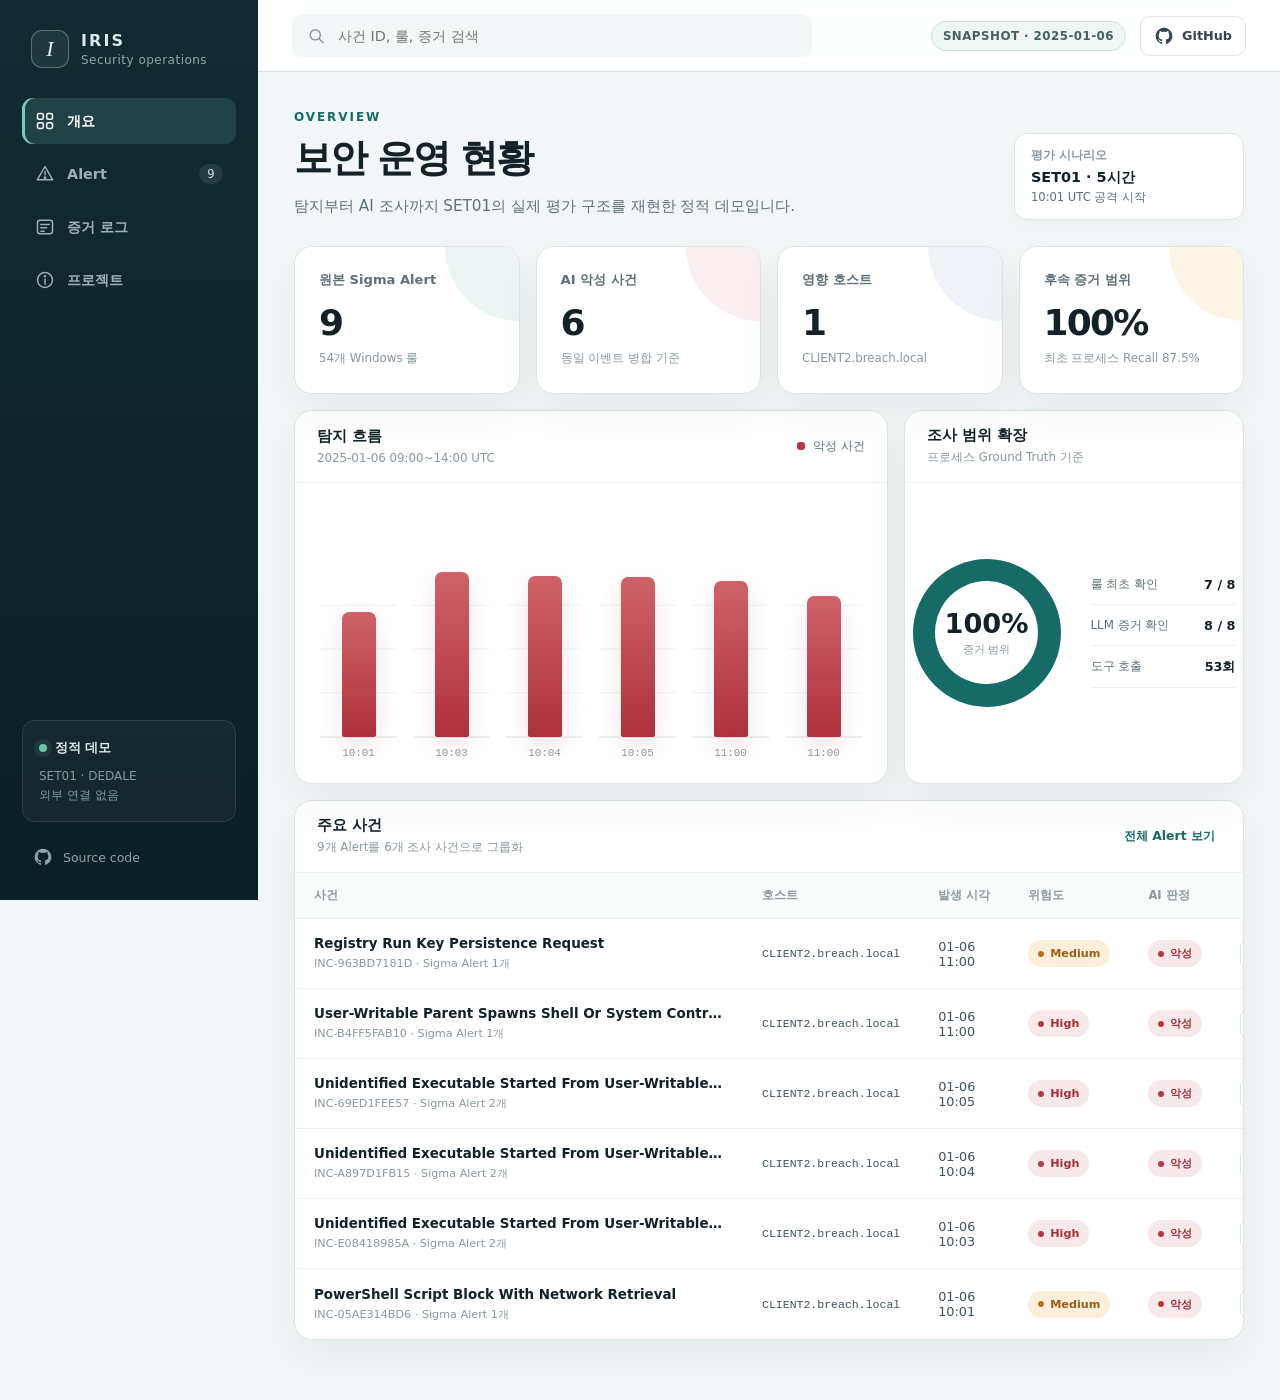
<file: index.html>
<!doctype html>
<html lang="ko">
<head>
  <meta charset="utf-8">
  <meta name="viewport" content="width=device-width, initial-scale=1">
  <meta name="description" content="IRIS Windows Sigma 탐지와 Local LLM 조사 정적 데모">
  <meta name="theme-color" content="#102c30">
  <link rel="icon" type="image/png" href="assets/iris-logo.png">
  <title>IRIS · Security Operations Demo</title>
  <link rel="stylesheet" href="assets/style.css?v=20261127-1">
</head>
<body>
  <svg class="icon-sprite" aria-hidden="true">
    <symbol id="i-grid" viewBox="0 0 24 24"><rect x="3" y="3" width="7" height="7" rx="2"/><rect x="14" y="3" width="7" height="7" rx="2"/><rect x="3" y="14" width="7" height="7" rx="2"/><rect x="14" y="14" width="7" height="7" rx="2"/></symbol>
    <symbol id="i-alert" viewBox="0 0 24 24"><path d="M12 3 2.8 19h18.4L12 3Z"/><path d="M12 9v4"/><circle cx="12" cy="16.5" r=".8"/></symbol>
    <symbol id="i-log" viewBox="0 0 24 24"><rect x="3" y="4" width="18" height="16" rx="3"/><path d="M7 9h10M7 13h7M7 17h4"/></symbol>
    <symbol id="i-info" viewBox="0 0 24 24"><circle cx="12" cy="12" r="9"/><path d="M12 11v6"/><circle cx="12" cy="7.5" r=".7"/></symbol>
    <symbol id="i-search" viewBox="0 0 24 24"><circle cx="10.5" cy="10.5" r="6.5"/><path d="m15.5 15.5 5 5"/></symbol>
    <symbol id="i-download" viewBox="0 0 24 24"><path d="M12 3v12m0 0 5-5m-5 5-5-5"/><path d="M4 19h16"/></symbol>
    <symbol id="i-close" viewBox="0 0 24 24"><path d="m5 5 14 14M19 5 5 19"/></symbol>
    <symbol id="i-check" viewBox="0 0 24 24"><path d="m4 12 5 5L20 6"/></symbol>
    <symbol id="i-clock" viewBox="0 0 24 24"><circle cx="12" cy="12" r="9"/><path d="M12 7v6l4 2"/></symbol>
    <symbol id="i-github" viewBox="0 0 24 24"><path d="M12 2a10 10 0 0 0-3.16 19.49c.5.09.68-.22.68-.48v-1.86c-2.78.6-3.37-1.18-3.37-1.18-.45-1.16-1.11-1.47-1.11-1.47-.91-.62.07-.61.07-.61 1 .07 1.53 1.03 1.53 1.03.9 1.53 2.35 1.09 2.92.83.09-.65.35-1.09.64-1.34-2.22-.25-4.55-1.11-4.55-4.94 0-1.09.39-1.98 1.03-2.68-.1-.25-.45-1.27.1-2.64 0 0 .84-.27 2.75 1.02A9.6 9.6 0 0 1 12 6.84a9.6 9.6 0 0 1 2.5.34c1.91-1.3 2.75-1.02 2.75-1.02.55 1.37.2 2.39.1 2.64.64.7 1.03 1.59 1.03 2.68 0 3.84-2.34 4.68-4.56 4.93.36.31.68.92.68 1.85v2.75c0 .27.18.58.69.48A10 10 0 0 0 12 2Z"/></symbol>
  </svg>

  <div class="shell">
    <aside class="sidebar" id="sidebar">
      <a class="brand" href="#overview" aria-label="IRIS 홈">
        <span class="brand-mark">I</span>
        <span><strong>IRIS</strong><small>Security operations</small></span>
      </a>
      <nav class="nav" aria-label="주 메뉴">
        <button class="nav-item active" data-view="overview"><svg><use href="#i-grid"/></svg><span>개요</span></button>
        <button class="nav-item" data-view="alerts"><svg><use href="#i-alert"/></svg><span>Alert</span><em id="navAlertCount">9</em></button>
        <button class="nav-item" data-view="evidence"><svg><use href="#i-log"/></svg><span>증거 로그</span></button>
        <button class="nav-item" data-view="about"><svg><use href="#i-info"/></svg><span>프로젝트</span></button>
      </nav>
      <div class="sidebar-spacer"></div>
      <div class="demo-card"><span class="status-dot"></span><strong>정적 데모</strong><p>SET01 · DEDALE<br>외부 연결 없음</p></div>
      <a class="repo-link" href="https://github.com/Project-IRIS-Labs/IRIS"><svg><use href="#i-github"/></svg><span>Source code</span></a>
    </aside>

    <div class="workspace">
      <header class="topbar">
        <button id="menuButton" class="icon-button menu-button" type="button" aria-label="메뉴 열기"><svg><use href="#i-grid"/></svg></button>
        <div class="global-search"><svg><use href="#i-search"/></svg><input id="globalSearch" type="search" placeholder="사건 ID, 룰, 증거 검색" aria-label="전체 검색"></div>
        <div class="top-actions"><span class="snapshot-badge">SNAPSHOT · 2025-01-06</span><a class="top-github" href="https://github.com/Project-IRIS-Labs"><svg><use href="#i-github"/></svg><span>GitHub</span></a></div>
      </header>

      <main>
        <section id="overviewView" class="view active">
          <div class="page-heading">
            <div><p class="eyebrow">OVERVIEW</p><h1>보안 운영 현황</h1><p>탐지부터 AI 조사까지 SET01의 실제 평가 구조를 재현한 정적 데모입니다.</p></div>
            <div class="scope-card"><span>평가 시나리오</span><strong>SET01 · 5시간</strong><small>10:01 UTC 공격 시작</small></div>
          </div>

          <div class="metric-grid">
            <article class="metric-card primary"><span>원본 Sigma Alert</span><strong id="metricAlerts">9</strong><small>54개 Windows 룰</small></article>
            <article class="metric-card danger"><span>AI 악성 사건</span><strong id="metricIncidents">6</strong><small>동일 이벤트 병합 기준</small></article>
            <article class="metric-card calm"><span>영향 호스트</span><strong id="metricHosts">1</strong><small>CLIENT2.breach.local</small></article>
            <article class="metric-card coverage"><span>후속 증거 범위</span><strong id="metricCoverage">100%</strong><small>최초 프로세스 Recall 87.5%</small></article>
          </div>

          <div class="dashboard-grid">
            <article class="panel flow-panel">
              <div class="panel-heading"><div><span>탐지 흐름</span><small>2025-01-06 09:00~14:00 UTC</small></div><div class="legend"><i></i>악성 사건</div></div>
              <div id="flowChart" class="flow-chart"></div>
            </article>
            <article class="panel score-panel">
              <div class="panel-heading"><div><span>조사 범위 확장</span><small>프로세스 Ground Truth 기준</small></div></div>
              <div class="score-body"><div class="ring" id="coverageRing"><span><strong>100%</strong><small>증거 범위</small></span></div><div class="score-list"><p><span>룰 최초 확인</span><strong>7 / 8</strong></p><p><span>LLM 증거 확인</span><strong>8 / 8</strong></p><p><span>도구 호출</span><strong>53회</strong></p></div></div>
            </article>
          </div>

          <article class="panel recent-panel">
            <div class="panel-heading"><div><span>주요 사건</span><small>9개 Alert를 6개 조사 사건으로 그룹화</small></div><button class="text-button" data-view="alerts">전체 Alert 보기</button></div>
            <div class="table-wrap"><table><thead><tr><th>사건</th><th>호스트</th><th>발생 시각</th><th>위험도</th><th>AI 판정</th><th></th></tr></thead><tbody id="recentTable"></tbody></table></div>
          </article>
        </section>

        <section id="alertsView" class="view">
          <div class="page-heading compact"><div><p class="eyebrow">ALERTS</p><h1>조사 사건</h1><p>Sigma Alert와 AI 조사 결과를 사건 단위로 확인합니다.</p></div><div class="list-count"><strong id="incidentCount">6</strong><span>사건 · Alert 9개</span></div></div>
          <div class="filter-bar"><div class="filter-search"><svg><use href="#i-search"/></svg><input id="alertSearch" type="search" placeholder="사건, 호스트, 룰 검색"></div><label><span>위험도</span><select id="severityFilter"><option value="all">전체</option><option value="high">High</option><option value="medium">Medium</option></select></label></div>
          <article class="panel"><div class="table-wrap"><table><thead><tr><th>위험도</th><th>사건</th><th>호스트</th><th>발생 시각</th><th>원본 Alert</th><th>AI 판정</th><th></th></tr></thead><tbody id="incidentTable"></tbody></table></div><div id="alertEmpty" class="empty-state hidden">조건에 맞는 사건이 없습니다.</div></article>
        </section>

        <section id="evidenceView" class="view">
          <div class="page-heading compact"><div><p class="eyebrow">EVIDENCE</p><h1>증거 로그</h1><p>외부 Elasticsearch 없이 사건 보고서에 포함된 비식별 타임라인을 탐색합니다.</p></div><div class="scope-card"><span>데이터 모드</span><strong>Static snapshot</strong><small>읽기 전용</small></div></div>
          <article class="panel evidence-panel"><div class="evidence-toolbar"><div class="filter-search"><svg><use href="#i-search"/></svg><input id="evidenceSearch" type="search" placeholder="Event ID, 프로세스, 설명 검색"></div><span id="evidenceCount">0개 이벤트</span></div><div id="evidenceList" class="evidence-list"></div></article>
        </section>

        <section id="aboutView" class="view">
          <div class="page-heading"><div><p class="eyebrow">PROJECT</p><h1>Sigma 이후를 조사하는 IRIS</h1><p>룰 탐지를 끝이 아닌 조사 시작점으로 사용합니다.</p></div></div>
          <div class="architecture panel"><div class="architecture-step"><span>01</span><strong>Sigma detection</strong><p>Windows 이벤트에서 조사할 단일 이벤트 Alert 생성</p></div><i></i><div class="architecture-step"><span>02</span><strong>LLM investigation</strong><p>최대 10단계 조회·분석과 프로세스 트리 확장</p></div><i></i><div class="architecture-step"><span>03</span><strong>Analyst report</strong><p>근거, 한계와 대응 방안을 구조화한 사건 보고서</p></div></div>
          <div class="project-grid"><article class="panel project-card"><span>Source</span><h2>IRIS</h2><p>탐지 엔진, 54개 Sigma 룰, Qwen 하네스와 관제 플랫폼</p><a href="https://github.com/Project-IRIS-Labs/IRIS">소스코드 보기</a></article><article class="panel project-card"><span>Benchmark</span><h2>eval-bench</h2><p>6개 평가 시나리오, Ground Truth 정책과 최종 성능 결과</p><a href="https://github.com/Project-IRIS-Labs/eval-bench">평가 자료 보기</a></article><article class="panel project-card"><span>Dataset</span><h2>DEDALE</h2><p>55대 규모의 모의 기업망에서 생성된 공개 보안 데이터셋</p><a href="https://dedale.inria.fr/download.html">공식 데이터셋</a></article></div>
          <article class="interpretation panel"><h2>결과 해석</h2><p>IRIS의 LLM은 Sigma가 놓친 행위를 독립적으로 새 Alert로 만들지 않습니다. 최초 프로세스 Recall은 87.5%이며, 조사 과정에서 부모·자식 프로세스 증거 범위를 100%까지 확장했습니다.</p></article>
        </section>
      </main>
    </div>
  </div>

  <div id="drawerBackdrop" class="drawer-backdrop hidden"></div>
  <aside id="incidentDrawer" class="drawer hidden" aria-hidden="true">
    <header class="drawer-header">
      <div><p id="drawerId" class="eyebrow"></p><h2 id="drawerTitle"></h2></div>
      <div class="drawer-header-actions">
        <button id="downloadReport" class="download-button" type="button"><svg><use href="#i-download"/></svg>HTML 보고서 내보내기</button>
        <button id="drawerClose" class="icon-button" type="button" aria-label="닫기"><svg><use href="#i-close"/></svg></button>
      </div>
    </header>
    <div id="drawerContent" class="drawer-content"></div>
  </aside>

  <div id="toast" class="toast hidden" role="status"></div>
  <script src="assets/app.js?v=20261127-1" defer></script>
</body>
</html>
</file>
<file: assets/style.css>
:root {
  color-scheme: light;
  --ink: #142127;
  --muted: #607078;
  --subtle: #8a989e;
  --paper: #f3f6f6;
  --panel: #ffffff;
  --line: #dce4e5;
  --line-strong: #c8d3d5;
  --teal: #176b66;
  --teal-dark: #0f4847;
  --teal-soft: #e4f1ef;
  --red: #b33a44;
  --red-soft: #f7e8ea;
  --amber: #b86f20;
  --amber-soft: #fbefdc;
  --blue: #436fa6;
  --blue-soft: #e8eef6;
  --shadow: 0 16px 45px rgba(21, 43, 51, .06);
  --radius: 18px;
}

* { box-sizing: border-box; }
html { scroll-behavior: smooth; }
body { margin: 0; color: var(--ink); background: var(--paper); font-family: Inter, Pretendard, "Noto Sans KR", system-ui, -apple-system, BlinkMacSystemFont, "Segoe UI", sans-serif; font-size: 16px; }
button, input, select { font: inherit; }
button, a { -webkit-tap-highlight-color: transparent; }
button { cursor: pointer; }
a { color: inherit; text-decoration: none; }
svg { width: 20px; height: 20px; fill: none; stroke: currentColor; stroke-width: 1.8; stroke-linecap: round; stroke-linejoin: round; }
.icon-sprite { position: absolute; width: 0; height: 0; overflow: hidden; }
.hidden { display: none !important; }

.shell { min-height: 100vh; }
.sidebar { position: fixed; inset: 0 auto 0 0; z-index: 30; display: flex; width: 258px; padding: 30px 22px 22px; flex-direction: column; color: #dce8e7; background: linear-gradient(180deg, #102c30 0%, #0b2024 100%); }
.brand { display: flex; align-items: center; gap: 12px; padding: 0 9px 30px; }
.brand-mark { display: grid; width: 38px; height: 38px; place-items: center; color: #dff1ee; border: 1px solid rgba(196, 229, 224, .35); border-radius: 11px; font-family: Georgia, serif; font-size: 22px; font-style: italic; background: rgba(255, 255, 255, .06); }
.brand strong, .brand small { display: block; }
.brand strong { font-size: 1rem; letter-spacing: .13em; }
.brand small { margin-top: 3px; color: #8fa9aa; font-size: .75rem; letter-spacing: .04em; }
.nav { display: grid; gap: 7px; }
.nav-item { display: flex; min-height: 46px; padding: 0 13px; align-items: center; gap: 12px; color: #9db0b2; border: 0; border-radius: 11px; background: transparent; text-align: left; transition: .18s ease; }
.nav-item:hover { color: #edf6f4; background: rgba(255, 255, 255, .055); }
.nav-item.active { color: #fff; background: rgba(120, 194, 183, .16); box-shadow: inset 3px 0 #80c4ba; }
.nav-item span { flex: 1; font-size: .9rem; font-weight: 700; }
.nav-item em { min-width: 24px; padding: 3px 7px; color: #cce3df; border-radius: 999px; background: rgba(255, 255, 255, .09); font-size: .72rem; font-style: normal; text-align: center; }
.sidebar-spacer { flex: 1; }
.demo-card { margin: 18px 0 14px; padding: 16px; border: 1px solid rgba(164, 204, 198, .14); border-radius: 13px; background: rgba(255, 255, 255, .035); }
.demo-card .status-dot { display: inline-block; width: 8px; height: 8px; margin-right: 8px; border-radius: 50%; background: #6fc1a5; box-shadow: 0 0 0 5px rgba(111, 193, 165, .1); }
.demo-card strong { color: #dce9e7; font-size: .8rem; }
.demo-card p { margin: 10px 0 0; color: #839c9e; font-size: .75rem; line-height: 1.6; }
.repo-link { display: flex; min-height: 42px; padding: 0 11px; align-items: center; gap: 10px; color: #8ea5a7; border-radius: 9px; font-size: .78rem; }
.repo-link:hover { color: #fff; background: rgba(255, 255, 255, .05); }
.repo-link svg, .top-github svg { fill: currentColor; stroke: none; }

.workspace { min-width: 0; margin-left: 258px; }
.topbar { position: sticky; top: 0; z-index: 20; display: flex; min-height: 72px; padding: 0 34px; align-items: center; gap: 22px; border-bottom: 1px solid rgba(210, 222, 224, .85); background: rgba(255, 255, 255, .91); backdrop-filter: blur(18px); }
.menu-button { display: none !important; }
.icon-button { display: grid; width: 40px; height: 40px; place-items: center; color: #61727a; border: 1px solid var(--line); border-radius: 11px; background: white; }
.global-search { display: flex; width: min(520px, 45vw); min-height: 43px; padding: 0 14px; align-items: center; gap: 10px; color: var(--subtle); border: 1px solid transparent; border-radius: 11px; background: #f3f6f6; }
.global-search:focus-within { border-color: #9bc4bf; background: white; box-shadow: 0 0 0 4px rgba(23, 107, 102, .07); }
.global-search input { width: 100%; color: var(--ink); border: 0; outline: 0; background: transparent; font-size: .9rem; }
.top-actions { display: flex; margin-left: auto; align-items: center; gap: 14px; }
.snapshot-badge { padding: 7px 11px; color: #46615f; border: 1px solid #cddfdd; border-radius: 999px; background: #eff7f5; font-size: .74rem; font-weight: 800; letter-spacing: .04em; }
.top-github { display: flex; min-height: 40px; padding: 0 13px; align-items: center; gap: 8px; color: #34464d; border: 1px solid var(--line); border-radius: 10px; font-size: .8rem; font-weight: 700; background: white; }

main { padding: 38px 36px 60px; }
.view { display: none; width: min(1520px, 100%); margin: 0 auto; }
.view.active { display: block; animation: view-in .28s ease both; }
@keyframes view-in { from { opacity: 0; transform: translateY(5px); } to { opacity: 1; transform: translateY(0); } }
.page-heading { display: flex; margin-bottom: 26px; align-items: flex-end; justify-content: space-between; gap: 30px; }
.page-heading.compact { align-items: center; }
.eyebrow { margin: 0 0 9px; color: var(--teal); font-size: .75rem; font-weight: 850; letter-spacing: .16em; }
.page-heading h1 { margin: 0; font-size: clamp(2rem, 3vw, 2.65rem); letter-spacing: -.055em; }
.page-heading > div:first-child > p:last-child { margin: 10px 0 0; color: var(--muted); font-size: .95rem; line-height: 1.7; }
.scope-card { min-width: 230px; padding: 14px 16px; border: 1px solid var(--line); border-radius: 13px; background: white; box-shadow: 0 7px 20px rgba(28, 48, 56, .03); }
.scope-card span, .scope-card strong, .scope-card small { display: block; }
.scope-card span { color: var(--subtle); font-size: .72rem; font-weight: 750; }
.scope-card strong { margin: 5px 0 3px; font-size: .9rem; }
.scope-card small { color: var(--muted); font-size: .72rem; }

.metric-grid { display: grid; grid-template-columns: repeat(4, 1fr); gap: 16px; }
.metric-card { position: relative; overflow: hidden; min-height: 148px; padding: 24px; border: 1px solid var(--line); border-radius: var(--radius); background: white; box-shadow: var(--shadow); }
.metric-card::after { content: ""; position: absolute; top: 0; right: 0; width: 74px; height: 74px; border-radius: 0 0 0 74px; opacity: .7; }
.metric-card.primary::after { background: var(--teal-soft); }
.metric-card.danger::after { background: var(--red-soft); }
.metric-card.calm::after { background: var(--blue-soft); }
.metric-card.coverage::after { background: var(--amber-soft); }
.metric-card span, .metric-card strong, .metric-card small { display: block; }
.metric-card span { color: var(--muted); font-size: .82rem; font-weight: 750; }
.metric-card strong { margin: 13px 0 8px; font-size: 2.25rem; letter-spacing: -.05em; }
.metric-card small { color: var(--subtle); font-size: .74rem; }

.dashboard-grid { display: grid; grid-template-columns: minmax(0, 1.45fr) minmax(340px, .7fr); gap: 16px; margin-top: 16px; }
.panel { border: 1px solid var(--line); border-radius: var(--radius); background: white; box-shadow: var(--shadow); }
.panel-heading { display: flex; min-height: 72px; padding: 0 22px; align-items: center; justify-content: space-between; gap: 20px; border-bottom: 1px solid #edf1f2; }
.panel-heading span { display: block; font-size: .92rem; font-weight: 800; }
.panel-heading small { display: block; margin-top: 5px; color: var(--subtle); font-size: .74rem; }
.legend { display: flex; align-items: center; gap: 8px; color: var(--muted); font-size: .75rem; }
.legend i { width: 8px; height: 8px; border-radius: 3px; background: var(--red); }
.flow-chart { display: flex; min-height: 300px; padding: 30px 25px 24px; align-items: flex-end; gap: 16px; }
.flow-column { display: flex; height: 225px; min-width: 60px; padding: 0; flex: 1; flex-direction: column; align-items: center; justify-content: flex-end; gap: 9px; color: inherit; border: 0; background: transparent; }
.flow-column:hover .flow-bar { filter: brightness(.92); transform: translateY(-2px); }
.flow-bar-wrap { display: flex; width: 100%; height: 176px; align-items: flex-end; justify-content: center; border-bottom: 1px solid #e8edef; background-image: linear-gradient(to top, #edf1f2 1px, transparent 1px); background-size: 100% 25%; }
.flow-bar { width: min(34px, 48%); min-height: 6px; border-radius: 7px 7px 2px 2px; background: linear-gradient(180deg, #cf6269, #ad313c); box-shadow: 0 8px 20px rgba(179, 58, 68, .14); transition: .18s ease; }
.flow-time { color: var(--subtle); font-family: "Cascadia Code", Consolas, monospace; font-size: .68rem; }
.score-body { display: flex; min-height: 300px; padding: 26px; align-items: center; justify-content: center; gap: 30px; }
.ring { display: grid; width: 148px; height: 148px; flex: 0 0 auto; place-items: center; border-radius: 50%; background: conic-gradient(var(--teal) 0 100%); }
.ring::before { content: ""; grid-area: 1/1; width: 103px; height: 103px; border-radius: 50%; background: white; }
.ring span { z-index: 1; grid-area: 1/1; text-align: center; }
.ring strong, .ring small { display: block; }
.ring strong { font-size: 1.7rem; }
.ring small { margin-top: 3px; color: var(--subtle); font-size: .7rem; }
.score-list { display: grid; min-width: 145px; gap: 13px; }
.score-list p { display: flex; margin: 0; padding-bottom: 11px; justify-content: space-between; gap: 16px; border-bottom: 1px solid #edf1f2; }
.score-list span { color: var(--muted); font-size: .74rem; }
.score-list strong { font-size: .8rem; }
.recent-panel { margin-top: 16px; }
.text-button { color: var(--teal); border: 0; background: transparent; font-size: .78rem; font-weight: 800; }

.table-wrap { overflow-x: auto; }
table { width: 100%; border-collapse: collapse; }
th { height: 46px; padding: 0 19px; color: var(--subtle); border-bottom: 1px solid #e9eef0; background: #fafcfc; font-size: .72rem; font-weight: 800; text-align: left; white-space: nowrap; }
td { height: 70px; padding: 13px 19px; color: #41535b; border-bottom: 1px solid #edf1f2; font-size: .8rem; }
tbody tr:last-child td { border-bottom: 0; }
tbody tr[data-incident] { cursor: pointer; transition: background .15s; }
tbody tr[data-incident]:hover { background: #f7faf9; }
.incident-name { max-width: 410px; }
.incident-name strong, .incident-name small { display: block; }
.incident-name strong { overflow: hidden; color: var(--ink); font-size: .84rem; text-overflow: ellipsis; white-space: nowrap; }
.incident-name small { margin-top: 5px; color: var(--subtle); font-size: .7rem; }
.host { font-family: "Cascadia Code", Consolas, monospace; font-size: .72rem; }
.badge { display: inline-flex; min-height: 27px; padding: 0 10px; align-items: center; gap: 6px; border-radius: 999px; font-size: .7rem; font-weight: 800; white-space: nowrap; }
.badge::before { content: ""; width: 6px; height: 6px; border-radius: 50%; }
.badge.high, .badge.true_positive { color: #a33039; background: var(--red-soft); }
.badge.high::before, .badge.true_positive::before { background: var(--red); }
.badge.medium { color: #9a5c18; background: var(--amber-soft); }
.badge.medium::before { background: var(--amber); }
.row-button { display: grid; width: 32px; height: 32px; place-items: center; color: var(--teal); border: 1px solid var(--line); border-radius: 9px; background: white; font-size: 1rem; }
.list-count { display: flex; align-items: baseline; gap: 8px; }
.list-count strong { font-size: 2.3rem; }
.list-count span { color: var(--muted); font-size: .8rem; }

.filter-bar { display: grid; grid-template-columns: minmax(280px, 1fr) 210px; gap: 12px; margin-bottom: 16px; }
.filter-search { display: flex; min-height: 46px; padding: 0 14px; align-items: center; gap: 10px; color: var(--subtle); border: 1px solid var(--line); border-radius: 11px; background: white; }
.filter-search input { width: 100%; color: var(--ink); border: 0; outline: 0; background: transparent; font-size: .82rem; }
.filter-bar label { display: flex; min-height: 46px; padding: 0 13px; align-items: center; gap: 10px; border: 1px solid var(--line); border-radius: 11px; background: white; }
.filter-bar label span { color: var(--subtle); font-size: .72rem; font-weight: 750; }
.filter-bar select { min-width: 0; flex: 1; padding-right: 22px; color: #3d5059; border: 0; outline: 0; appearance: none; background: linear-gradient(45deg, transparent 50%, #819197 50%) calc(100% - 7px) 50%/5px 5px no-repeat; font-size: .78rem; }
.empty-state { display: grid; min-height: 190px; place-items: center; color: var(--subtle); font-size: .82rem; }

.evidence-panel { overflow: hidden; }
.evidence-toolbar { display: flex; padding: 18px 20px; align-items: center; gap: 18px; border-bottom: 1px solid #edf1f2; }
.evidence-toolbar .filter-search { flex: 1; }
.evidence-toolbar > span { color: var(--subtle); font-size: .76rem; white-space: nowrap; }
.evidence-list { display: grid; }
.evidence-row { display: grid; grid-template-columns: 170px 130px 1fr; min-height: 78px; padding: 16px 21px; align-items: center; gap: 20px; border-bottom: 1px solid #edf1f2; }
.evidence-row:last-child { border-bottom: 0; }
.evidence-time { color: var(--muted); font-family: "Cascadia Code", Consolas, monospace; font-size: .72rem; }
.event-code { display: inline-flex; width: max-content; padding: 6px 9px; color: #285e5b; border: 1px solid #cfe0de; border-radius: 7px; background: #f1f8f7; font-family: Consolas, monospace; font-size: .7rem; }
.evidence-detail strong, .evidence-detail small { display: block; }
.evidence-detail strong { font-size: .82rem; }
.evidence-detail small { margin-top: 5px; color: var(--muted); font-size: .74rem; line-height: 1.5; }

.architecture { display: grid; grid-template-columns: 1fr 44px 1fr 44px 1fr; padding: 28px; align-items: center; }
.architecture > i { height: 1px; background: var(--line-strong); }
.architecture-step { min-height: 150px; padding: 20px; border: 1px solid #e5ebec; border-radius: 14px; background: #fafcfc; }
.architecture-step > span { color: var(--teal); font-size: .7rem; font-weight: 850; letter-spacing: .12em; }
.architecture-step strong { display: block; margin: 22px 0 9px; font-size: 1rem; }
.architecture-step p { margin: 0; color: var(--muted); font-size: .8rem; line-height: 1.65; }
.project-grid { display: grid; grid-template-columns: repeat(3, 1fr); gap: 16px; margin-top: 16px; }
.project-card { padding: 24px; }
.project-card > span { color: var(--teal); font-size: .72rem; font-weight: 850; letter-spacing: .1em; text-transform: uppercase; }
.project-card h2 { margin: 14px 0 10px; font-size: 1.25rem; }
.project-card p { min-height: 72px; margin: 0 0 20px; color: var(--muted); font-size: .82rem; line-height: 1.65; }
.project-card a { display: inline-flex; min-height: 37px; padding: 0 13px; align-items: center; color: #fff; border-radius: 9px; background: var(--teal-dark); font-size: .75rem; font-weight: 750; }
.interpretation { margin-top: 16px; padding: 26px; }
.interpretation h2 { margin: 0 0 11px; font-size: 1.05rem; }
.interpretation p { margin: 0; color: var(--muted); font-size: .86rem; line-height: 1.75; }

.drawer-backdrop { position: fixed; inset: 0; z-index: 49; background: rgba(5, 19, 22, .38); backdrop-filter: blur(3px); }
.drawer { position: fixed; inset: 0 0 0 auto; z-index: 50; width: min(820px, 96vw); overflow-y: auto; background: #f5f7f7; box-shadow: -18px 0 55px rgba(4, 18, 21, .2); animation: drawer-in .25s ease both; }
@keyframes drawer-in { from { transform: translateX(24px); opacity: .4; } to { transform: translateX(0); opacity: 1; } }
.drawer-header { position: sticky; top: 0; z-index: 2; display: flex; min-height: 92px; padding: 20px 24px; align-items: center; justify-content: space-between; gap: 20px; border-bottom: 1px solid var(--line); background: rgba(255, 255, 255, .95); backdrop-filter: blur(14px); }
.drawer-header h2 { margin: 0; font-size: 1.15rem; letter-spacing: -.025em; }
.drawer-header-actions { display: flex; flex: 0 0 auto; align-items: center; gap: 10px; }
.drawer-content { padding: 22px; }
.incident-hero, .detail-section { margin-bottom: 16px; padding: 26px; border: 1px solid var(--line); border-radius: 15px; background: white; }
.incident-hero-top { display: flex; justify-content: space-between; gap: 20px; }
.incident-hero h3 { margin: 16px 0 10px; font-size: 1.38rem; line-height: 1.45; }
.incident-hero p { margin: 0; color: var(--muted); font-size: .83rem; line-height: 1.7; }
.risk { display: grid; width: 88px; height: 88px; flex: 0 0 auto; place-items: center; border: 1px solid #ecd2d5; border-radius: 50%; color: var(--red); background: #fff8f8; }
.risk strong, .risk small { display: block; text-align: center; }
.risk strong { font-size: 1.35rem; }
.risk small { color: #9a6b70; font-size: .57rem; letter-spacing: .08em; }
.incident-meta { display: grid; grid-template-columns: repeat(3, 1fr); gap: 10px; margin-top: 18px; }
.incident-meta div { padding: 12px; border-radius: 9px; background: #f5f8f8; }
.incident-meta span, .incident-meta strong { display: block; }
.incident-meta span { color: var(--subtle); font-size: .65rem; }
.incident-meta strong { margin-top: 5px; overflow-wrap: anywhere; font-size: .74rem; }
.detail-section h3 { display: flex; margin: 0 0 16px; align-items: center; gap: 9px; font-size: .95rem; }
.detail-list { display: grid; margin: 0; padding: 0; gap: 9px; list-style: none; }
.detail-list li { position: relative; padding: 12px 13px 12px 31px; color: #42545c; border-radius: 9px; background: #f7f9f9; font-size: .78rem; line-height: 1.55; }
.detail-list li::before { content: ""; position: absolute; top: 18px; left: 14px; width: 7px; height: 7px; border-radius: 50%; background: var(--teal); }
.timeline { position: relative; display: grid; gap: 12px; }
.timeline::before { content: ""; position: absolute; top: 10px; bottom: 10px; left: 10px; width: 1px; background: #d9e3e4; }
.timeline-item { position: relative; display: grid; grid-template-columns: 22px 1fr; gap: 12px; }
.timeline-dot { z-index: 1; width: 9px; height: 9px; margin: 8px 0 0 6px; border: 2px solid white; border-radius: 50%; background: var(--teal); box-shadow: 0 0 0 2px #9dc5c0; }
.timeline-card { padding: 12px 14px; border: 1px solid #e4eaec; border-radius: 10px; background: #fafcfc; }
.timeline-card time, .timeline-card strong, .timeline-card small { display: block; }
.timeline-card time { color: var(--subtle); font-family: Consolas, monospace; font-size: .65rem; }
.timeline-card strong { margin: 5px 0; font-size: .78rem; }
.timeline-card small { color: var(--muted); font-size: .72rem; line-height: 1.5; }
.tag-list { display: flex; flex-wrap: wrap; gap: 7px; }
.tag { padding: 6px 9px; color: #3e5d5b; border: 1px solid #cfe0de; border-radius: 8px; background: #f3f8f7; font-size: .68rem; font-weight: 750; }
.section-title-row { display: flex; margin-bottom: 18px; align-items: flex-start; justify-content: space-between; gap: 18px; }
.section-title-row h3 { margin-bottom: 5px; }
.section-title-row p { margin: 0; color: var(--muted); font-size: .78rem; line-height: 1.6; }
.section-title-row > span { flex: 0 0 auto; color: var(--subtle); font-size: .72rem; }
.review-form { display: grid; grid-template-columns: repeat(2, minmax(0, 1fr)); gap: 14px; }
.review-form label { display: grid; gap: 7px; color: #53656c; font-size: .76rem; font-weight: 750; }
.review-form input, .review-form select, .review-form textarea { width: 100%; color: var(--ink); border: 1px solid var(--line); border-radius: 9px; outline: 0; background-color: #f8fafa; font-size: .82rem; }
.review-form input, .review-form select { min-height: 43px; padding: 0 12px; }
.review-form select { padding-right: 36px; appearance: none; background-image: url("data:image/svg+xml,%3Csvg xmlns='http://www.w3.org/2000/svg' width='14' height='14' viewBox='0 0 24 24' fill='none' stroke='%23576b72' stroke-width='2'%3E%3Cpath d='m7 10 5 5 5-5'/%3E%3C/svg%3E"); background-position: right 12px center; background-repeat: no-repeat; }
.review-form textarea { min-height: 116px; padding: 12px; resize: vertical; line-height: 1.6; }
.review-form input:focus, .review-form select:focus, .review-form textarea:focus { border-color: #83b7b1; background-color: white; box-shadow: 0 0 0 4px rgba(23, 107, 102, .07); }
.review-note, .review-actions { grid-column: 1 / -1; }
.review-actions { display: flex; justify-content: flex-end; }
.save-review-button, .copy-alert-button { min-height: 40px; padding: 0 15px; border: 0; border-radius: 9px; color: white; background: var(--teal-dark); font-size: .76rem; font-weight: 800; }
.raw-alert-list { display: grid; gap: 11px; }
.raw-alert-card { overflow: hidden; border: 1px solid var(--line); border-radius: 11px; background: #fbfcfc; }
.raw-alert-card > summary { display: grid; min-height: 58px; padding: 13px 15px; grid-template-columns: auto 1fr auto; align-items: center; gap: 11px; cursor: pointer; list-style: none; }
.raw-alert-card > summary::-webkit-details-marker { display: none; }
.raw-alert-card > summary::before { content: "+"; display: grid; width: 24px; height: 24px; grid-column: 1; grid-row: 1; place-items: center; color: var(--teal-dark); border: 1px solid #ccdcdb; border-radius: 7px; background: white; font-size: 1rem; }
.raw-alert-card[open] > summary::before { content: "−"; }
.raw-alert-card > summary span { grid-column: 2; color: var(--teal); font-size: .7rem; font-weight: 850; text-transform: uppercase; }
.raw-alert-card > summary strong { grid-column: 2; font-size: .8rem; line-height: 1.45; }
.raw-alert-card > summary em { grid-column: 3; grid-row: 1 / span 2; padding: 5px 8px; color: #53666d; border-radius: 7px; background: #edf3f3; font-family: Consolas, monospace; font-size: .7rem; font-style: normal; }
.raw-alert-body { padding: 0 15px 16px; border-top: 1px solid #e7ecec; }
.alert-field-grid { display: grid; padding-top: 15px; grid-template-columns: repeat(2, minmax(0, 1fr)); gap: 9px; }
.alert-field { min-width: 0; padding: 11px 12px; border-radius: 8px; background: #f2f6f6; }
.alert-field span, .alert-field strong { display: block; }
.alert-field span { color: var(--subtle); font-size: .68rem; }
.alert-field strong { margin-top: 5px; overflow-wrap: anywhere; font-size: .76rem; line-height: 1.45; }
.alert-field .mono { font-family: Consolas, "Cascadia Code", monospace; font-size: .7rem; }
.alert-message-block { margin-top: 11px; }
.alert-message-block > span { display: block; margin-bottom: 7px; color: var(--subtle); font-size: .7rem; font-weight: 750; }
.alert-message-block pre, .raw-json-details pre { margin: 0; overflow: auto; white-space: pre-wrap; overflow-wrap: anywhere; font-family: Consolas, "Cascadia Code", monospace; font-size: .7rem; line-height: 1.6; }
.alert-message-block pre { max-height: 230px; padding: 13px; color: #33474e; border: 1px solid #e1e8e9; border-radius: 8px; background: white; }
.json-actions { display: flex; margin: 12px 0 9px; justify-content: flex-end; }
.copy-alert-button { min-height: 34px; color: var(--teal-dark); border: 1px solid #c9dcda; background: white; }
.raw-json-details { border: 1px solid #dce5e5; border-radius: 9px; background: white; }
.raw-json-details > summary { padding: 12px 14px; color: #385956; cursor: pointer; font-size: .76rem; font-weight: 800; }
.raw-json-details pre { max-height: 420px; padding: 14px; color: #d8e5e3; background: #132a2e; }
.report-export-section { display: flex; align-items: center; justify-content: space-between; gap: 18px; }
.report-export-section h3 { margin-bottom: 5px; }
.report-export-section p { margin: 0; color: var(--muted); font-size: .76rem; line-height: 1.55; }
.drawer-actions { display: flex; gap: 10px; }
.download-button { display: flex; min-height: 42px; padding: 0 14px; align-items: center; gap: 8px; color: white; border: 0; border-radius: 10px; background: var(--teal-dark); font-size: .76rem; font-weight: 750; }
.toast { position: fixed; right: 24px; bottom: 24px; z-index: 80; padding: 13px 16px; color: white; border-radius: 10px; background: #173d40; box-shadow: 0 14px 35px rgba(0, 0, 0, .2); font-size: .78rem; }

@media (max-width: 1180px) {
  .metric-grid { grid-template-columns: repeat(2, 1fr); }
  .dashboard-grid { grid-template-columns: 1fr; }
  .project-grid { grid-template-columns: 1fr; }
  .project-card p { min-height: 0; }
}

@media (max-width: 820px) {
  .sidebar { transform: translateX(-100%); transition: transform .23s ease; }
  .sidebar.open { transform: translateX(0); box-shadow: 18px 0 50px rgba(0, 0, 0, .25); }
  .workspace { margin-left: 0; }
  .topbar { padding: 0 16px; }
  .menu-button { display: grid !important; }
  .global-search { width: auto; flex: 1; }
  .snapshot-badge { display: none; }
  main { padding: 28px 18px 45px; }
  .page-heading { align-items: stretch; flex-direction: column; }
  .scope-card { min-width: 0; }
  .architecture { grid-template-columns: 1fr; gap: 10px; }
  .architecture > i { width: 1px; height: 20px; margin-left: 50%; }
  .evidence-row { grid-template-columns: 135px 100px 1fr; gap: 12px; }
}

@media (max-width: 600px) {
  .top-github span { display: none; }
  .top-github { width: 40px; padding: 0; justify-content: center; }
  .metric-grid { grid-template-columns: 1fr; }
  .metric-card { min-height: 128px; }
  .flow-chart { overflow-x: auto; }
  .flow-column { min-width: 70px; }
  .score-body { align-items: stretch; flex-direction: column; }
  .ring { margin: 0 auto; }
  .filter-bar { grid-template-columns: 1fr; }
  .evidence-toolbar { align-items: stretch; flex-direction: column; }
  .evidence-row { grid-template-columns: 1fr; gap: 7px; }
  .incident-hero-top { flex-direction: column-reverse; }
  .drawer-header { align-items: flex-start; }
  .drawer-header h2 { max-width: 44vw; }
  .drawer-header-actions { gap: 6px; }
  .drawer-header-actions .download-button { min-height: 38px; padding: 0 10px; }
  .risk { width: 72px; height: 72px; }
  .incident-meta { grid-template-columns: 1fr; }
  .review-form, .alert-field-grid { grid-template-columns: 1fr; }
  .review-assignee, .review-note, .review-actions { grid-column: 1; }
  .section-title-row, .report-export-section { align-items: stretch; flex-direction: column; }
  .report-export-section .download-button { justify-content: center; }
  .drawer-content { padding: 14px; }
}
</file>
